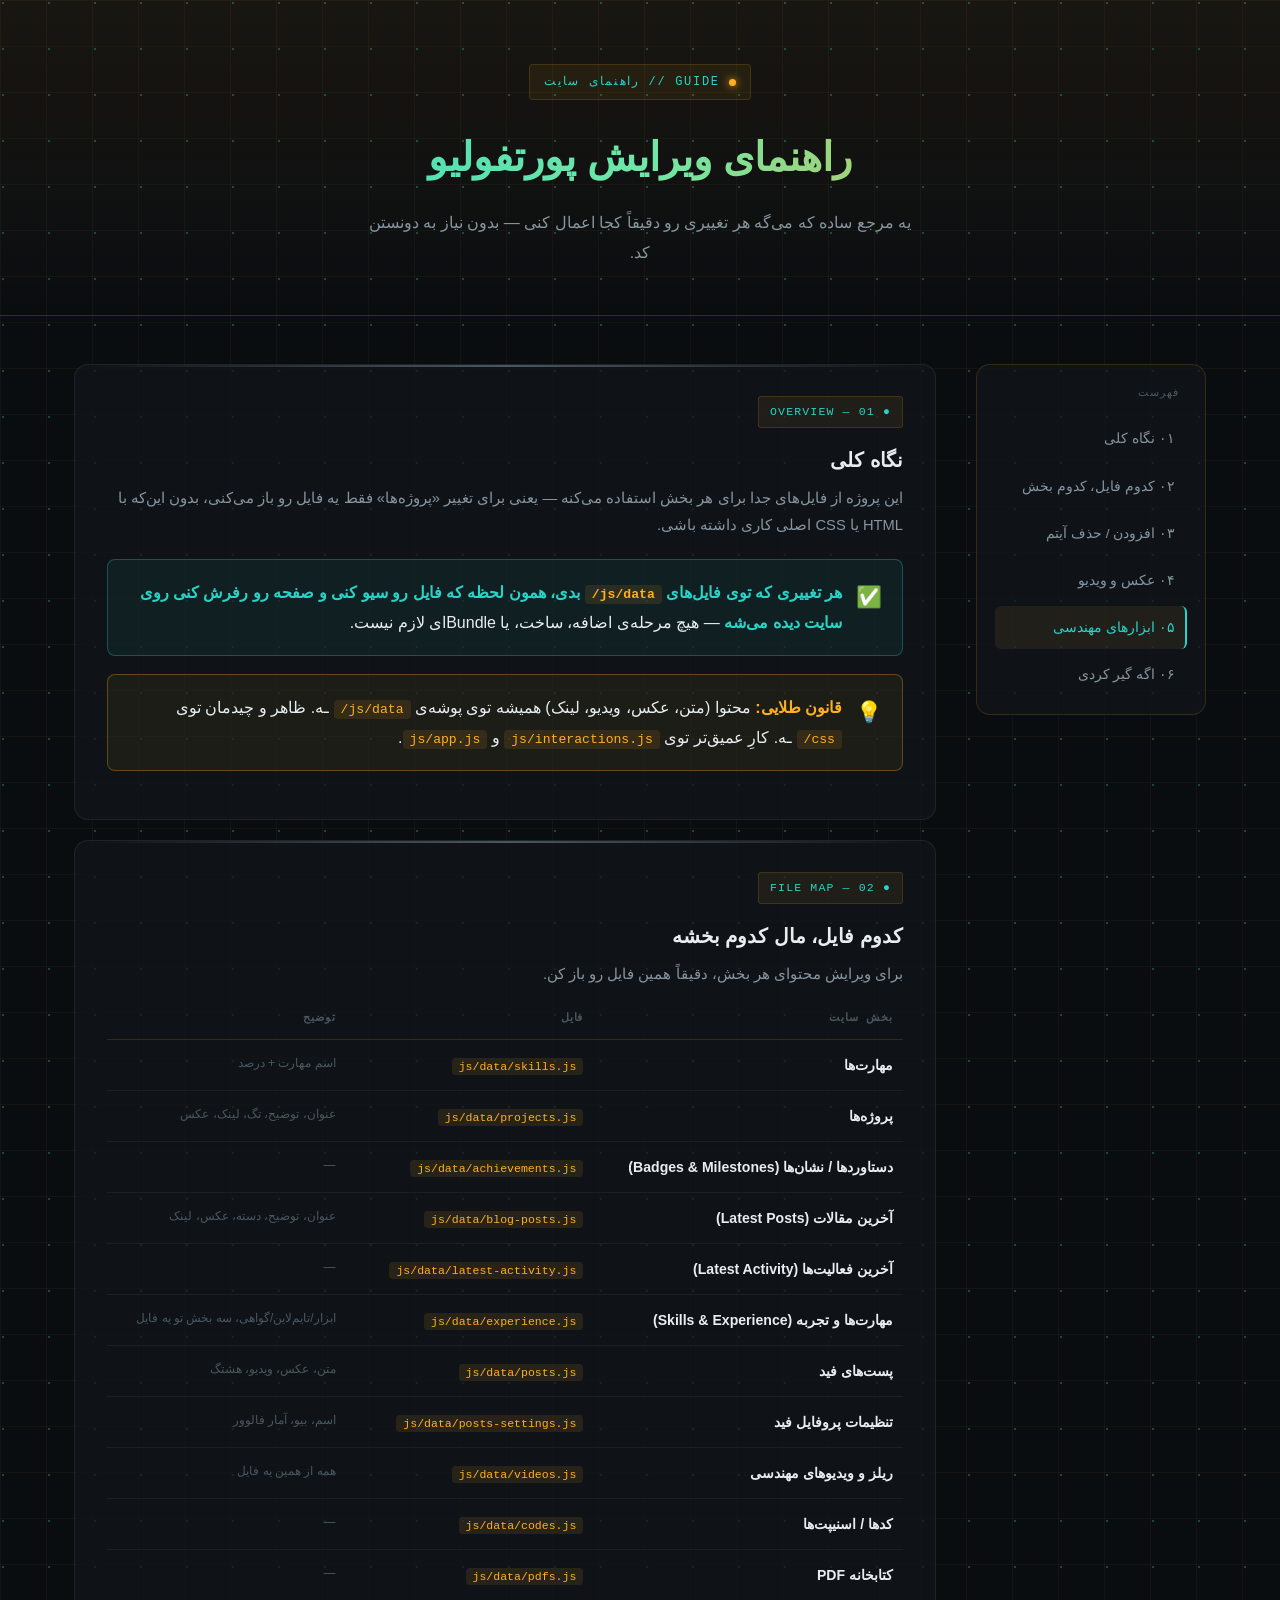
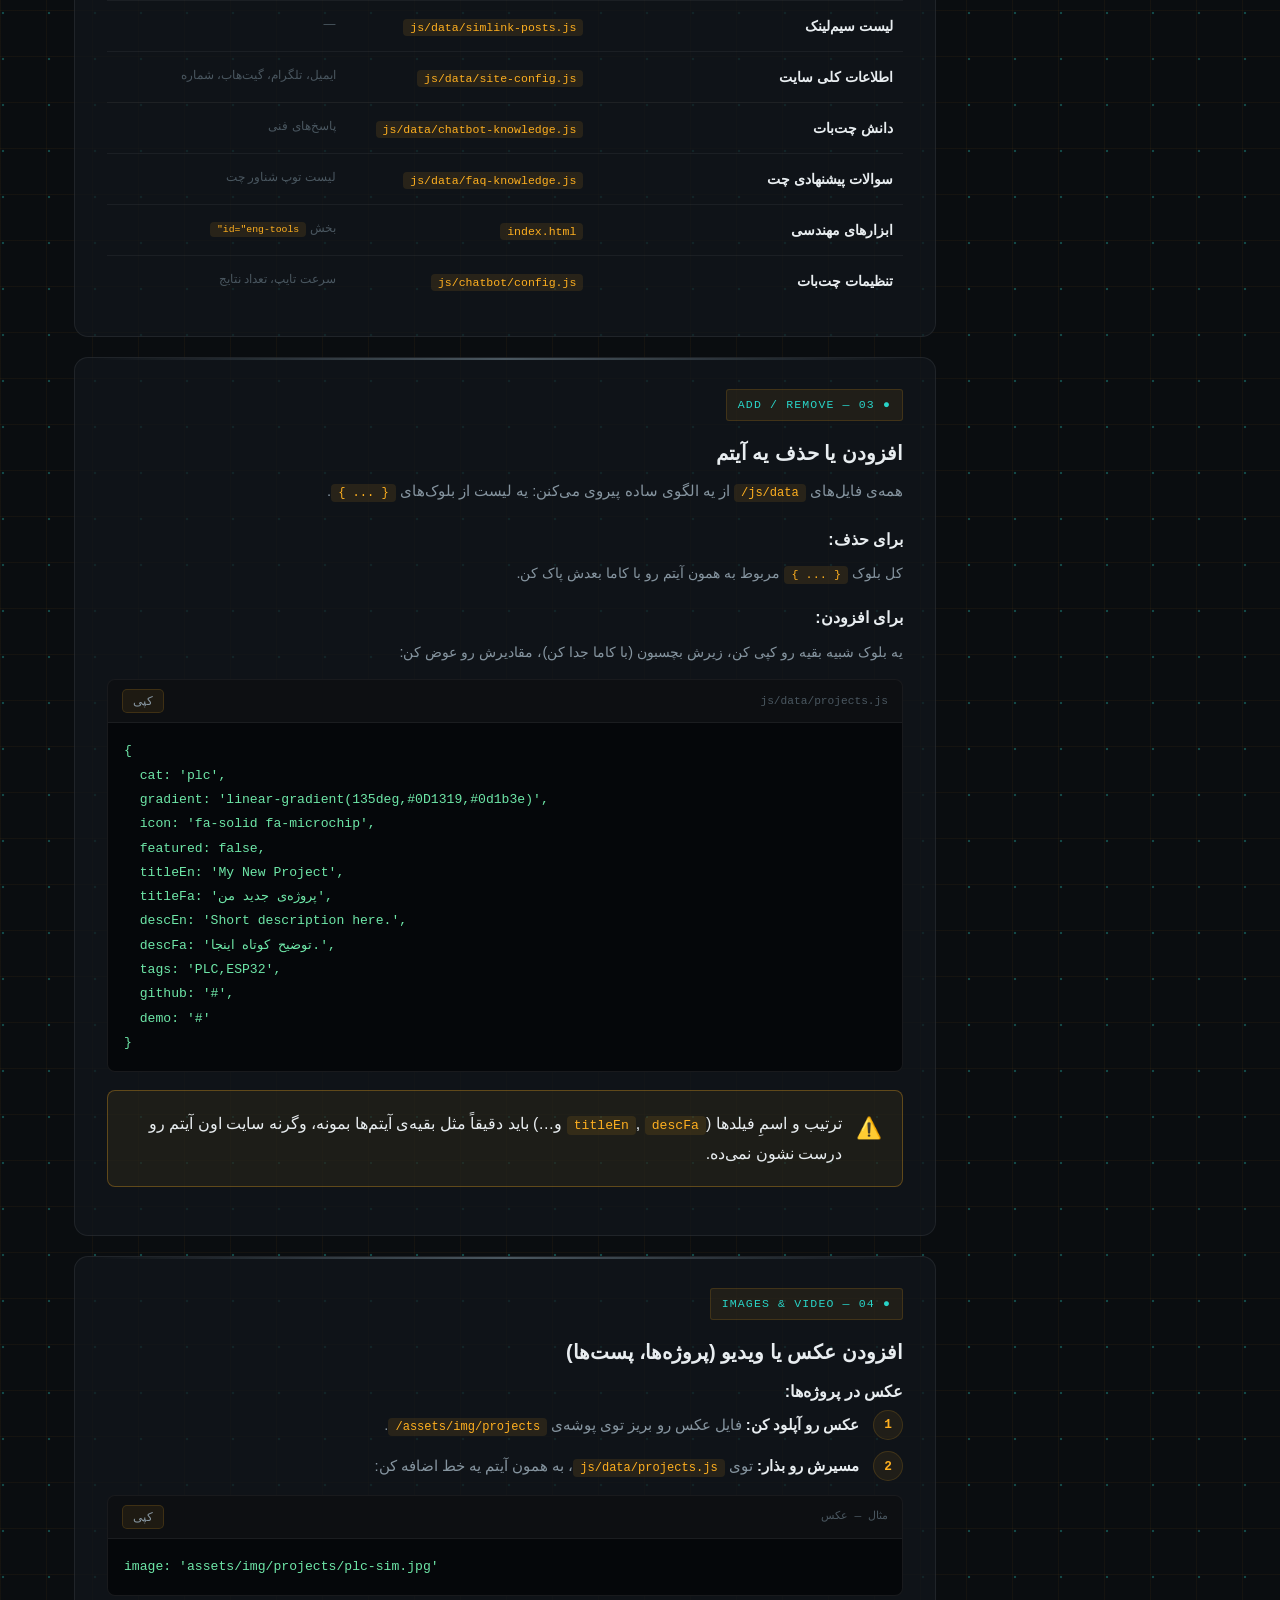
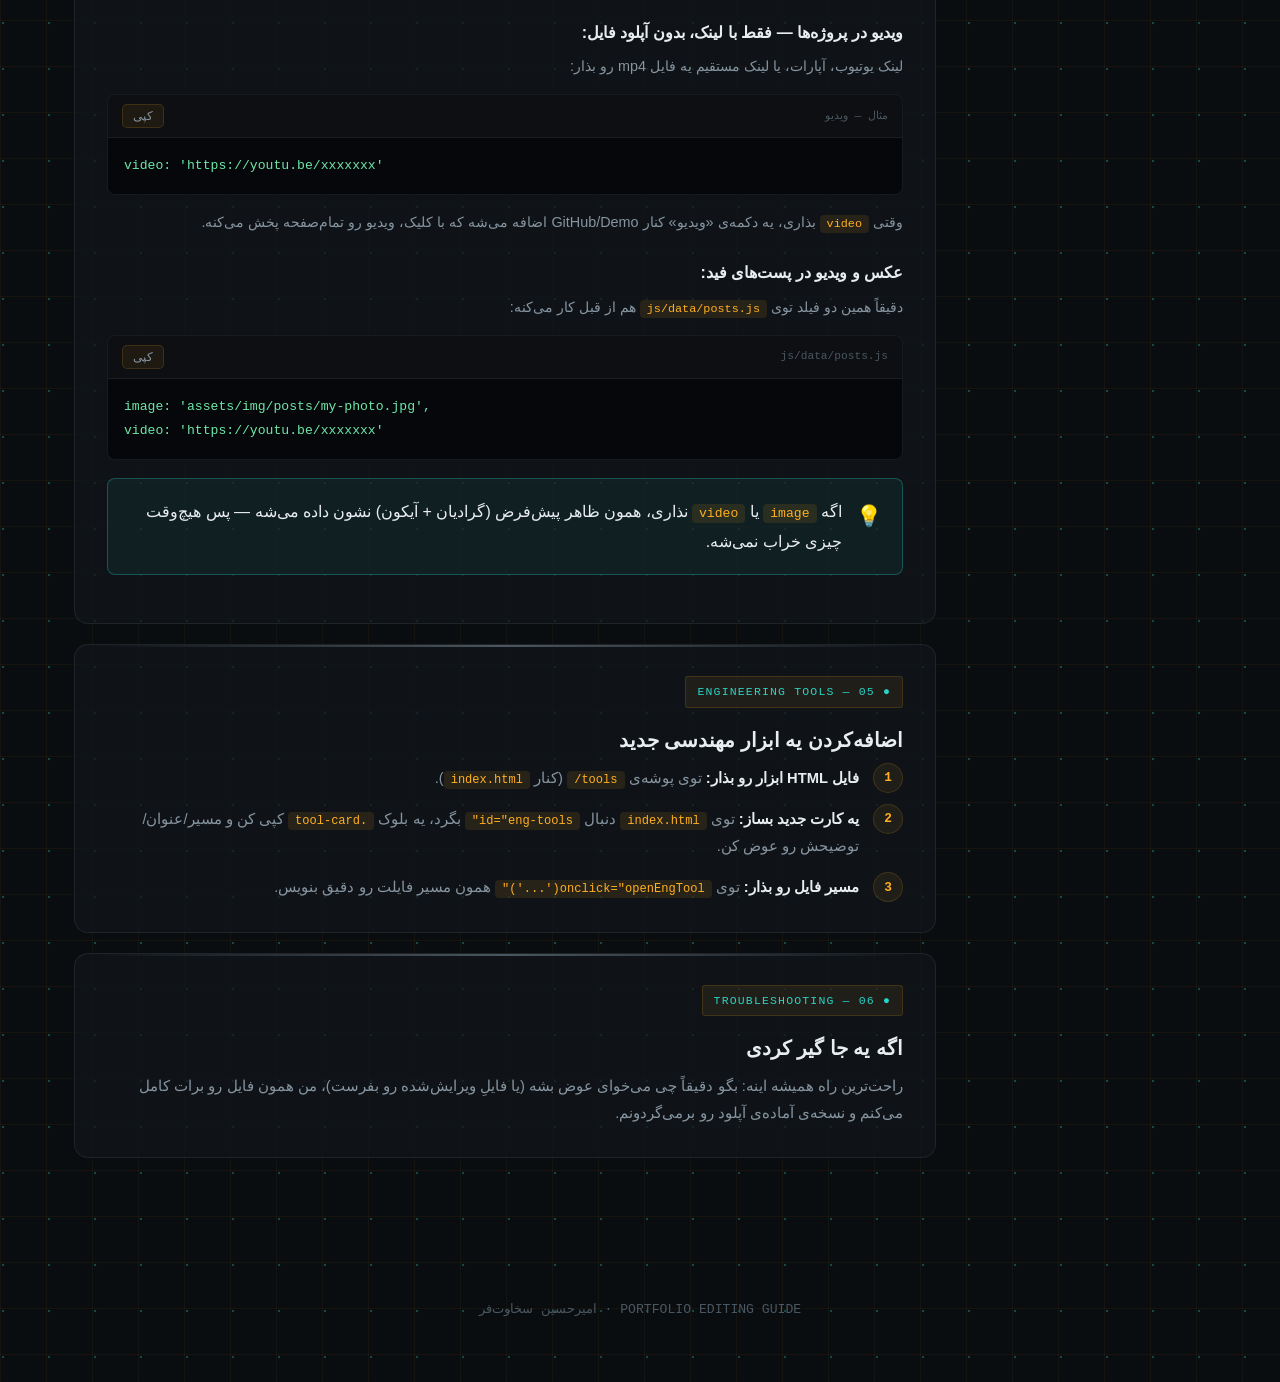
<file: editing-guide.html>
<!DOCTYPE html>
<html lang="fa" dir="rtl">
<head>
<meta charset="UTF-8">
<meta name="viewport" content="width=device-width, initial-scale=1.0">
<title>راهنمای ویرایش سایت — امیرحسین سخاوت‌فر</title>
<style>
  :root{
    --bg:#0A0D10; --bg2:#12171C; --bg3:#0D1114;
    --ac:#FFB020; --ac2:#29D3C7; --ac3:#6EE7A8; --fault:#FF5D5D;
    --glow:rgba(255,176,32,.32); --glow2:rgba(41,211,199,.16);
    --tx:#E8EDF0; --tx2:#8695A0; --tx3:#4A5760;
    --bdr:rgba(255,176,32,.15); --glass:rgba(18,23,28,.72); --glass2:rgba(255,176,32,.07);
    --r:8px; --r2:14px;
    --mo:'Consolas','JetBrains Mono',monospace;
    --fa:Tahoma,'Segoe UI',Vazirmatn,sans-serif;
  }
  *{margin:0;padding:0;box-sizing:border-box}
  html{scroll-behavior:smooth}
  body{
    background:
      radial-gradient(circle at 3px 3px, rgba(41,211,199,.3) 1px, transparent 1.6px) 0 0/46px 46px,
      linear-gradient(rgba(255,176,32,.045) 1px, transparent 1px) 0 0/46px 46px,
      linear-gradient(90deg, rgba(255,176,32,.045) 1px, transparent 1px) 0 0/46px 46px,
      var(--bg);
    color:var(--tx); font-family:var(--fa); line-height:1.85; min-height:100vh;
  }
  a{color:var(--ac2)}
  ::selection{background:var(--ac);color:#10151A}

  /* ── هدر ── */
  header{
    padding:64px 24px 48px; text-align:center;
    border-bottom:1px solid var(--bdr);
    background:linear-gradient(180deg, rgba(255,176,32,.06), transparent);
  }
  .eyebrow{
    display:inline-flex; align-items:center; gap:9px;
    padding:6px 14px; border:1px solid var(--bdr); border-radius:4px;
    background:var(--glass2); color:var(--ac2); font-family:var(--mo);
    font-size:.75rem; letter-spacing:.14em; margin-bottom:20px;
  }
  .eyebrow::before{
    content:''; width:7px; height:7px; border-radius:50%; background:var(--ac);
    box-shadow:0 0 8px var(--ac); animation:blink 2.2s ease-in-out infinite;
  }
  @keyframes blink{0%,100%{opacity:1}50%{opacity:.3}}
  h1{
    font-size:clamp(1.7rem,4vw,2.5rem); font-weight:800; margin-bottom:14px;
    background:linear-gradient(90deg,var(--ac2),var(--ac3),var(--ac));
    -webkit-background-clip:text; background-clip:text; -webkit-text-fill-color:transparent;
  }
  header p{color:var(--tx2); max-width:560px; margin:0 auto; font-size:1rem}

  /* ── چیدمان کلی ── */
  .wrap{display:flex; max-width:1180px; margin:0 auto; gap:40px; padding:48px 24px 100px; align-items:flex-start}
  nav.toc{
    position:sticky; top:24px; flex-shrink:0; width:230px;
    background:var(--glass); border:1px solid var(--bdr); border-radius:var(--r2);
    padding:18px; display:flex; flex-direction:column; gap:4px;
  }
  nav.toc .toc-label{font-family:var(--mo); font-size:.68rem; color:var(--tx3); letter-spacing:.1em; margin-bottom:10px; padding:0 8px}
  nav.toc a{
    display:block; padding:9px 10px; border-radius:6px; color:var(--tx2);
    text-decoration:none; font-size:.85rem; transition:.2s; border-inline-start:2px solid transparent;
  }
  nav.toc a:hover{background:var(--glass2); color:var(--tx)}
  nav.toc a.active{color:var(--ac2); border-inline-start-color:var(--ac2); background:var(--glass2)}

  main{flex:1; min-width:0; display:flex; flex-direction:column; gap:20px}

  section{
    background:var(--glass); border:1px solid rgba(255,255,255,.07); border-radius:var(--r2);
    padding:30px 32px; position:relative; scroll-margin-top:24px;
  }
  section::before{
    content:''; position:absolute; top:0; left:20px; right:20px; height:2px;
    background:linear-gradient(90deg,transparent,var(--tx3),transparent);
  }
  section:hover::before{background:linear-gradient(90deg,transparent,var(--ac2),transparent)}

  .sec-tag{
    display:inline-flex; align-items:center; gap:8px; font-family:var(--mo); font-size:.72rem;
    color:var(--ac2); border:1px solid var(--bdr); background:var(--glass2);
    padding:4px 11px; border-radius:3px; letter-spacing:.1em; margin-bottom:14px;
  }
  section h2{font-size:1.25rem; font-weight:700; margin-bottom:6px}
  section > p.desc{color:var(--tx2); font-size:.92rem; margin-bottom:20px}

  /* ── جدول نقشه‌ی فایل‌ها ── */
  table{width:100%; border-collapse:collapse; font-size:.88rem}
  th{
    text-align:right; font-family:var(--mo); font-size:.7rem; color:var(--tx3);
    letter-spacing:.08em; padding:0 10px 10px; border-bottom:1px solid var(--bdr);
  }
  td{padding:12px 10px; border-bottom:1px solid rgba(255,255,255,.05); vertical-align:top}
  tr:last-child td{border-bottom:none}
  tr:hover td{background:rgba(255,255,255,.02)}
  .section-name{font-weight:600; color:var(--tx)}
  code, .path{
    font-family:var(--mo); font-size:.82em; background:rgba(255,176,32,.1);
    color:var(--ac); padding:2px 7px; border-radius:4px; white-space:nowrap;
  }
  .note{color:var(--tx3); font-size:.85em}

  /* ── بلوک کد ── */
  .code-block{
    position:relative; background:#05070a; border:1px solid rgba(255,255,255,.08);
    border-radius:var(--r); margin:14px 0; overflow:hidden;
  }
  .code-block .cb-head{
    display:flex; justify-content:space-between; align-items:center;
    padding:9px 14px; background:rgba(255,255,255,.03); border-bottom:1px solid rgba(255,255,255,.06);
    font-family:var(--mo); font-size:.7rem; color:var(--tx3);
  }
  .code-block pre{
    padding:16px; overflow-x:auto; font-family:var(--mo); font-size:.82rem; color:var(--ac3); direction:ltr; text-align:left;
  }
  .copy-btn{
    background:var(--glass2); border:1px solid var(--bdr); color:var(--tx2);
    font-family:var(--fa); font-size:.72rem; padding:4px 10px; border-radius:5px;
    cursor:pointer; transition:.2s;
  }
  .copy-btn:hover{border-color:var(--ac2); color:var(--ac2)}
  .copy-btn.copied{border-color:var(--ac3); color:var(--ac3)}

  /* ── جعبه‌ی هشدار ── */
  .callout{
    display:flex; gap:14px; padding:18px 20px; border-radius:var(--r); margin:18px 0;
    border:1px solid rgba(255,176,32,.3); background:rgba(255,176,32,.06);
  }
  .callout .ic{font-size:1.3rem; flex-shrink:0}
  .callout.tip{border-color:rgba(41,211,199,.3); background:rgba(41,211,199,.06)}
  .callout b{color:var(--ac)}
  .callout.tip b{color:var(--ac2)}

  /* ── مراحل گام‌به‌گام ── */
  ol.steps{list-style:none; counter-reset:step; display:flex; flex-direction:column; gap:14px}
  ol.steps li{
    counter-increment:step; position:relative; padding-inline-start:44px; font-size:.92rem; color:var(--tx2);
  }
  ol.steps li::before{
    content:counter(step); position:absolute; inset-inline-start:0; top:-2px;
    width:28px; height:28px; border-radius:50%; background:var(--glass2); border:1px solid var(--bdr);
    color:var(--ac); font-family:var(--mo); font-weight:700; font-size:.8rem;
    display:flex; align-items:center; justify-content:center;
  }
  ol.steps b{color:var(--tx)}

  footer{text-align:center; padding:40px 24px 60px; color:var(--tx3); font-size:.82rem; font-family:var(--mo)}

  @media (max-width:860px){
    .wrap{flex-direction:column}
    nav.toc{position:static; width:100%; flex-direction:row; overflow-x:auto; white-space:nowrap}
    nav.toc a{border-inline-start:none; border-bottom:2px solid transparent}
    nav.toc a.active{border-bottom-color:var(--ac2)}
    table, thead, tbody, th, td, tr{display:block}
    th{display:none}
    td{border-bottom:none; padding:4px 10px}
    tr{border-bottom:1px solid rgba(255,255,255,.08); padding:12px 0; display:block}
    tr td:first-child{font-weight:700; color:var(--ac2)}
  }
  a:focus-visible, button:focus-visible{outline:2px solid var(--ac2); outline-offset:2px}
</style>
</head>
<body>

<header>
  <div class="eyebrow">GUIDE // راهنمای سایت</div>
  <h1>راهنمای ویرایش پورتفولیو</h1>
  <p>یه مرجع ساده که می‌گه هر تغییری رو دقیقاً کجا اعمال کنی — بدون نیاز به دونستن کد.</p>
</header>

<div class="wrap">

  <nav class="toc" id="toc">
    <div class="toc-label">فهرست</div>
    <a href="#overview">۰۱ نگاه کلی</a>
    <a href="#filemap">۰۲ کدوم فایل، کدوم بخش</a>
    <a href="#addremove">۰۳ افزودن / حذف آیتم</a>
    <a href="#images">۰۴ عکس و ویدیو</a>
    <a href="#tools">۰۵ ابزارهای مهندسی</a>
    <a href="#help">۰۶ اگه گیر کردی</a>
  </nav>

  <main>

    <section id="overview">
      <div class="sec-tag">● 01 — OVERVIEW</div>
      <h2>نگاه کلی</h2>
      <p class="desc">این پروژه از فایل‌های جدا برای هر بخش استفاده می‌کنه — یعنی برای تغییر «پروژه‌ها» فقط
      یه فایل رو باز می‌کنی، بدون این‌که با HTML یا CSS اصلی کاری داشته باشی.</p>
      <div class="callout tip">
        <div class="ic">✅</div>
        <div><b>هر تغییری که توی فایل‌های <span class="path">js/data/</span> بدی، همون لحظه که فایل رو
        سیو کنی و صفحه رو رفرش کنی روی سایت دیده می‌شه</b> — هیچ مرحله‌ی اضافه، ساخت، یا Bundle‌ای لازم نیست.</div>
      </div>
      <div class="callout">
        <div class="ic">💡</div>
        <div><b>قانون طلایی:</b> محتوا (متن، عکس، ویدیو، لینک) همیشه توی پوشه‌ی <span class="path">js/data/</span> ـه.
        ظاهر و چیدمان توی <span class="path">css/</span> ـه. کارِ عمیق‌تر توی <span class="path">js/interactions.js</span> و <span class="path">js/app.js</span>.</div>
      </div>
    </section>

    <section id="filemap">
      <div class="sec-tag">● 02 — FILE MAP</div>
      <h2>کدوم فایل، مال کدوم بخشه</h2>
      <p class="desc">برای ویرایش محتوای هر بخش، دقیقاً همین فایل رو باز کن.</p>
      <table>
        <thead><tr><th>بخش سایت</th><th>فایل</th><th>توضیح</th></tr></thead>
        <tbody>
          <tr><td class="section-name">مهارت‌ها</td><td><span class="path">js/data/skills.js</span></td><td class="note">اسم مهارت + درصد</td></tr>
          <tr><td class="section-name">پروژه‌ها</td><td><span class="path">js/data/projects.js</span></td><td class="note">عنوان، توضیح، تگ، لینک، عکس</td></tr>
          <tr><td class="section-name">دستاوردها / نشان‌ها (Badges & Milestones)</td><td><span class="path">js/data/achievements.js</span></td><td class="note">—</td></tr>
          <tr><td class="section-name">آخرین مقالات (Latest Posts)</td><td><span class="path">js/data/blog-posts.js</span></td><td class="note">عنوان، توضیح، دسته، عکس، لینک</td></tr>
          <tr><td class="section-name">آخرین فعالیت‌ها (Latest Activity)</td><td><span class="path">js/data/latest-activity.js</span></td><td class="note">—</td></tr>
          <tr><td class="section-name">مهارت‌ها و تجربه (Skills & Experience)</td><td><span class="path">js/data/experience.js</span></td><td class="note">ابزار/تایم‌لاین/گواهی، سه بخش تو یه فایل</td></tr>
          <tr><td class="section-name">پست‌های فید</td><td><span class="path">js/data/posts.js</span></td><td class="note">متن، عکس، ویدیو، هشتگ</td></tr>
          <tr><td class="section-name">تنظیمات پروفایل فید</td><td><span class="path">js/data/posts-settings.js</span></td><td class="note">اسم، بیو، آمار فالوور</td></tr>
          <tr><td class="section-name">ریلز و ویدیوهای مهندسی</td><td><span class="path">js/data/videos.js</span></td><td class="note">همه از همین یه فایل</td></tr>
          <tr><td class="section-name">کدها / اسنیپت‌ها</td><td><span class="path">js/data/codes.js</span></td><td class="note">—</td></tr>
          <tr><td class="section-name">کتابخانه PDF</td><td><span class="path">js/data/pdfs.js</span></td><td class="note">—</td></tr>
          <tr><td class="section-name">لیست سیم‌لینک</td><td><span class="path">js/data/simlink-posts.js</span></td><td class="note">—</td></tr>
          <tr><td class="section-name">اطلاعات کلی سایت</td><td><span class="path">js/data/site-config.js</span></td><td class="note">ایمیل، تلگرام، گیت‌هاب، شماره</td></tr>
          <tr><td class="section-name">دانش چت‌بات</td><td><span class="path">js/data/chatbot-knowledge.js</span></td><td class="note">پاسخ‌های فنی</td></tr>
          <tr><td class="section-name">سوالات پیشنهادی چت</td><td><span class="path">js/data/faq-knowledge.js</span></td><td class="note">لیست توپ شناور چت</td></tr>
          <tr><td class="section-name">ابزارهای مهندسی</td><td><span class="path">index.html</span></td><td class="note">بخش <span class="path">id="eng-tools"</span></td></tr>
          <tr><td class="section-name">تنظیمات چت‌بات</td><td><span class="path">js/chatbot/config.js</span></td><td class="note">سرعت تایپ، تعداد نتایج</td></tr>
        </tbody>
      </table>
    </section>

    <section id="addremove">
      <div class="sec-tag">● 03 — ADD / REMOVE</div>
      <h2>افزودن یا حذف یه آیتم</h2>
      <p class="desc">همه‌ی فایل‌های <span class="path">js/data/</span> از یه الگوی ساده پیروی می‌کنن: یه لیست از بلوک‌های <code>{ ... }</code>.</p>

      <b style="display:block;margin-bottom:6px;color:var(--tx)">برای حذف:</b>
      <p style="color:var(--tx2);font-size:.9rem;margin-bottom:16px">کل بلوک <code>{ ... }</code> مربوط به همون آیتم رو با کاما بعدش پاک کن.</p>

      <b style="display:block;margin-bottom:6px;color:var(--tx)">برای افزودن:</b>
      <p style="color:var(--tx2);font-size:.9rem;margin-bottom:4px">یه بلوک شبیه بقیه رو کپی کن، زیرش بچسبون (با کاما جدا کن)، مقادیرش رو عوض کن:</p>
      <div class="code-block">
        <div class="cb-head"><span>js/data/projects.js</span><button class="copy-btn" onclick="copyCode(this)">کپی</button></div>
        <pre>{
  cat: 'plc',
  gradient: 'linear-gradient(135deg,#0D1319,#0d1b3e)',
  icon: 'fa-solid fa-microchip',
  featured: false,
  titleEn: 'My New Project',
  titleFa: 'پروژه‌ی جدید من',
  descEn: 'Short description here.',
  descFa: 'توضیح کوتاه اینجا.',
  tags: 'PLC,ESP32',
  github: '#',
  demo: '#'
}</pre>
      </div>
      <div class="callout">
        <div class="ic">⚠️</div>
        <div>ترتیب و اسمِ فیلدها (<code>titleEn</code>, <code>descFa</code> و…) باید دقیقاً مثل بقیه‌ی آیتم‌ها بمونه، وگرنه سایت اون آیتم رو درست نشون نمی‌ده.</div>
      </div>
    </section>

    <section id="images">
      <div class="sec-tag">● 04 — IMAGES &amp; VIDEO</div>
      <h2>افزودن عکس یا ویدیو (پروژه‌ها، پست‌ها)</h2>

      <b style="display:block;margin-bottom:6px;color:var(--tx)">عکس در پروژه‌ها:</b>
      <ol class="steps">
        <li><b>عکس رو آپلود کن:</b> فایل عکس رو بریز توی پوشه‌ی <span class="path">assets/img/projects/</span>.</li>
        <li><b>مسیرش رو بذار:</b> توی <span class="path">js/data/projects.js</span>، به همون آیتم یه خط اضافه کن:</li>
      </ol>
      <div class="code-block">
        <div class="cb-head"><span>مثال — عکس</span><button class="copy-btn" onclick="copyCode(this)">کپی</button></div>
        <pre>image: 'assets/img/projects/plc-sim.jpg'</pre>
      </div>

      <b style="display:block;margin:22px 0 6px;color:var(--tx)">ویدیو در پروژه‌ها — فقط با لینک، بدون آپلود فایل:</b>
      <p style="color:var(--tx2);font-size:.9rem;margin-bottom:10px">لینک یوتیوب، آپارات، یا لینک مستقیم یه فایل mp4 رو بذار:</p>
      <div class="code-block">
        <div class="cb-head"><span>مثال — ویدیو</span><button class="copy-btn" onclick="copyCode(this)">کپی</button></div>
        <pre>video: 'https://youtu.be/xxxxxxx'</pre>
      </div>
      <p style="color:var(--tx2);font-size:.9rem">وقتی <code>video</code> بذاری، یه دکمه‌ی «ویدیو» کنار GitHub/Demo اضافه می‌شه که با کلیک، ویدیو رو تمام‌صفحه پخش می‌کنه.</p>

      <b style="display:block;margin:22px 0 6px;color:var(--tx)">عکس و ویدیو در پست‌های فید:</b>
      <p style="color:var(--tx2);font-size:.9rem;margin-bottom:10px">دقیقاً همین دو فیلد توی <span class="path">js/data/posts.js</span> هم از قبل کار می‌کنه:</p>
      <div class="code-block">
        <div class="cb-head"><span>js/data/posts.js</span><button class="copy-btn" onclick="copyCode(this)">کپی</button></div>
        <pre>image: 'assets/img/posts/my-photo.jpg',
video: 'https://youtu.be/xxxxxxx'</pre>
      </div>

      <div class="callout tip">
        <div class="ic">💡</div>
        <div>اگه <code>image</code> یا <code>video</code> نذاری، همون ظاهر پیش‌فرض (گرادیان + آیکون) نشون داده می‌شه — پس هیچ‌وقت چیزی خراب نمی‌شه.</div>
      </div>
    </section>

    <section id="tools">
      <div class="sec-tag">● 05 — ENGINEERING TOOLS</div>
      <h2>اضافه‌کردن یه ابزار مهندسی جدید</h2>
      <ol class="steps">
        <li><b>فایل HTML ابزار رو بذار:</b> توی پوشه‌ی <span class="path">tools/</span> (کنار <span class="path">index.html</span>).</li>
        <li><b>یه کارت جدید بساز:</b> توی <span class="path">index.html</span> دنبال <span class="path">id="eng-tools"</span> بگرد، یه بلوک <span class="path">.tool-card</span> کپی کن و مسیر/عنوان/توضیحش رو عوض کن.</li>
        <li><b>مسیر فایل رو بذار:</b> توی <span class="path">onclick="openEngTool('...')"</span> همون مسیر فایلت رو دقیق بنویس.</li>
      </ol>
    </section>

    <section id="help">
      <div class="sec-tag">● 06 — TROUBLESHOOTING</div>
      <h2>اگه یه جا گیر کردی</h2>
      <p class="desc" style="margin-bottom:0">راحت‌ترین راه همیشه اینه: بگو دقیقاً چی می‌خوای عوض بشه (یا فایلِ ویرایش‌شده رو بفرست)، من همون فایل رو برات کامل می‌کنم و نسخه‌ی آماده‌ی آپلود رو برمی‌گردونم.</p>
    </section>

  </main>
</div>

<footer>PORTFOLIO EDITING GUIDE · امیرحسین سخاوت‌فر</footer>

<script>
  // کپی کردن بلوک‌های کد با یه کلیک — با یه راه جایگزین برای مرورگرهایی
  // که اجازه‌ی دسترسی مستقیم به کلیپ‌بورد رو نمی‌دن (مثلاً باز کردن فایل به‌صورت محلی)
  function copyCode(btn){
    const pre = btn.closest('.code-block').querySelector('pre');
    const text = pre.textContent.trim();

    function showCopied(){
      const orig = btn.textContent;
      btn.textContent = 'کپی شد ✓';
      btn.classList.add('copied');
      setTimeout(()=>{ btn.textContent = orig; btn.classList.remove('copied'); }, 1600);
    }

    function fallbackCopy(){
      const ta = document.createElement('textarea');
      ta.value = text;
      ta.style.position = 'fixed';
      ta.style.opacity = '0';
      document.body.appendChild(ta);
      ta.focus();
      ta.select();
      try { document.execCommand('copy'); showCopied(); }
      catch (e) { /* حتی اگه این هم نشد، حداقل خطایی توی کنسول نمی‌ندازیم */ }
      document.body.removeChild(ta);
    }

    if (navigator.clipboard && navigator.clipboard.writeText) {
      navigator.clipboard.writeText(text).then(showCopied).catch(fallbackCopy);
    } else {
      fallbackCopy();
    }
  }

  // هایلایت‌کردن آیتم فعال توی فهرست، بر اساس بخشی که در دیدرسه
  const sections = document.querySelectorAll('main section');
  const links = document.querySelectorAll('nav.toc a');
  const map = {};
  links.forEach(l => map[l.getAttribute('href').slice(1)] = l);

  const io = new IntersectionObserver((entries) => {
    entries.forEach(e => {
      const link = map[e.target.id];
      if (!link) return;
      if (e.isIntersecting) {
        links.forEach(l => l.classList.remove('active'));
        link.classList.add('active');
      }
    });
  }, { rootMargin: '-20% 0px -70% 0px' });

  sections.forEach(s => io.observe(s));
</script>

</body>
</html>
</file>
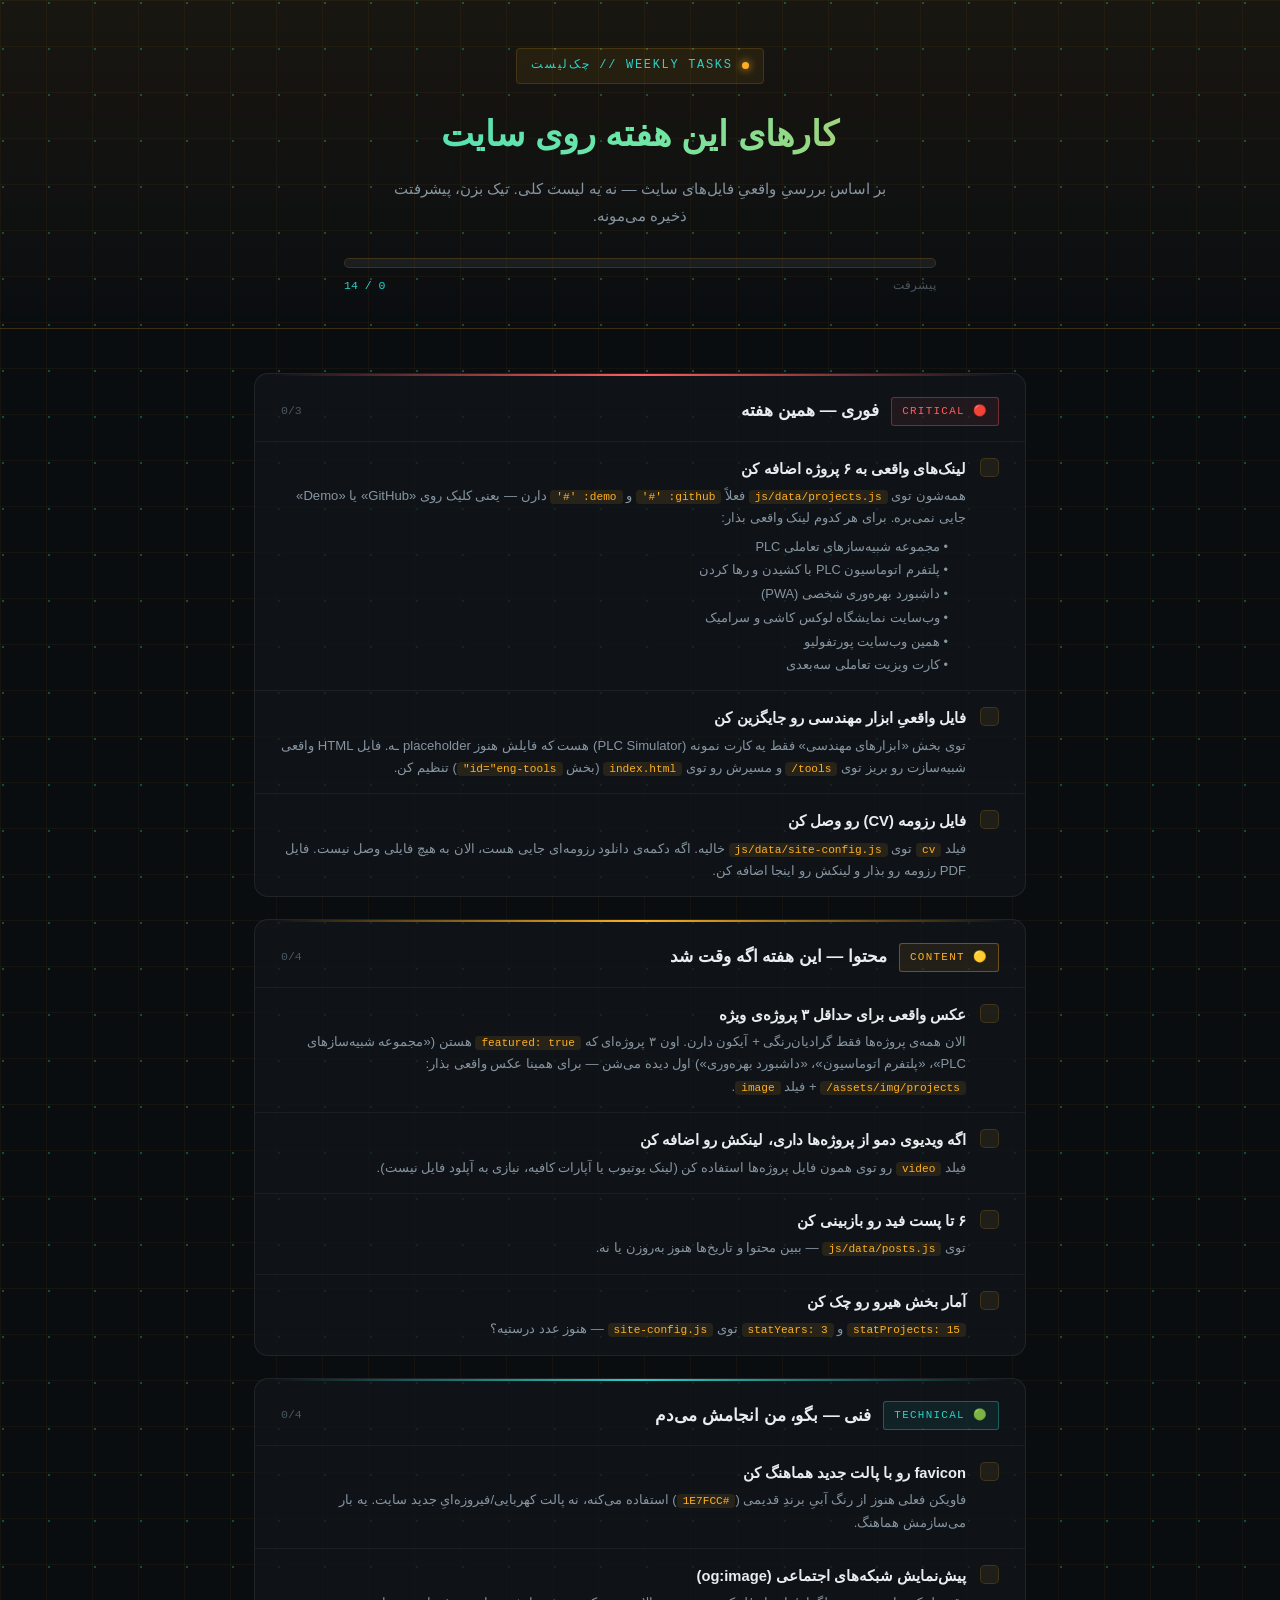
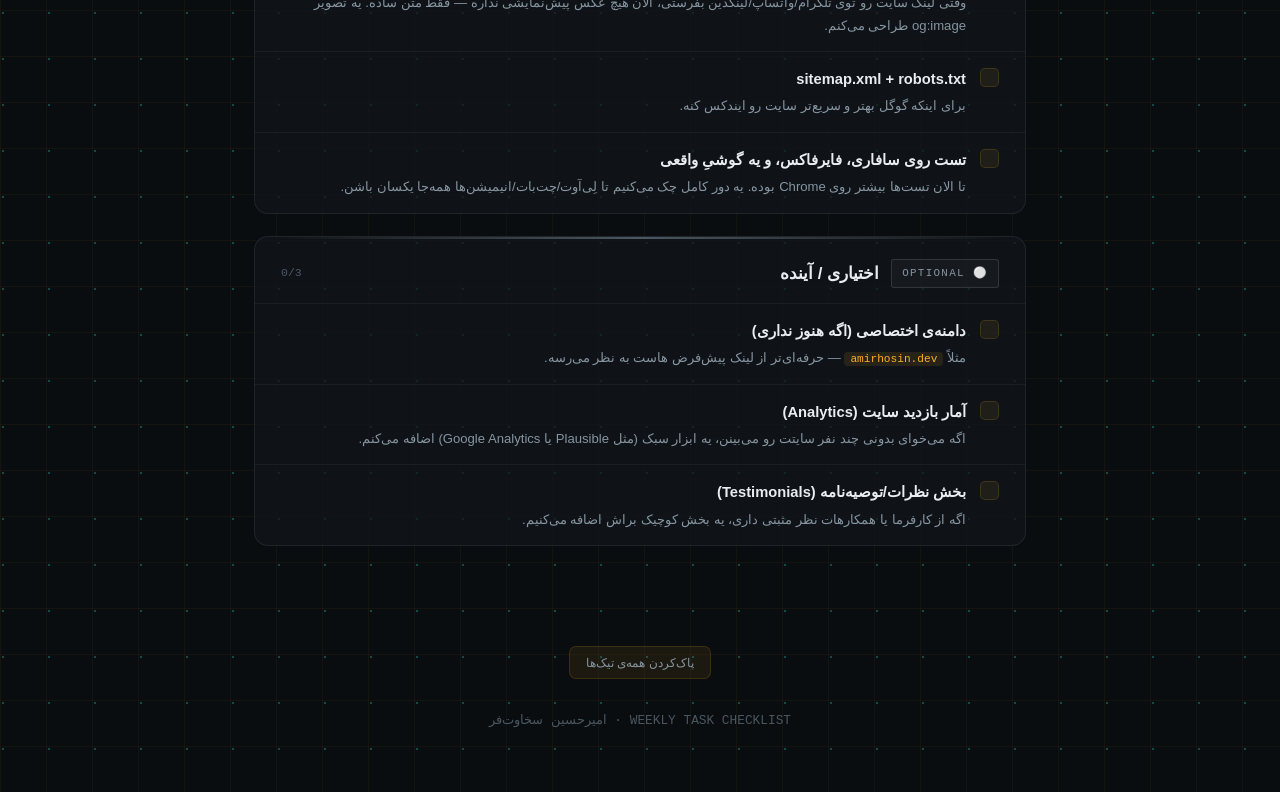
<file: tasks-checklist.html>
<!DOCTYPE html>
<html lang="fa" dir="rtl">
<head>
<meta charset="UTF-8">
<meta name="viewport" content="width=device-width, initial-scale=1.0">
<title>چک‌لیست کارهای این هفته — پورتفولیو</title>
<style>
  :root{
    --bg:#0A0D10; --bg2:#12171C;
    --ac:#FFB020; --ac2:#29D3C7; --ac3:#6EE7A8; --fault:#FF5D5D;
    --glow:rgba(255,176,32,.32); --glow2:rgba(41,211,199,.16);
    --tx:#E8EDF0; --tx2:#8695A0; --tx3:#4A5760;
    --bdr:rgba(255,176,32,.15); --glass:rgba(18,23,28,.72); --glass2:rgba(255,176,32,.07);
    --r:8px; --r2:14px;
    --mo:'Consolas','JetBrains Mono',monospace;
    --fa:Tahoma,'Segoe UI',Vazirmatn,sans-serif;
  }
  *{margin:0;padding:0;box-sizing:border-box}
  body{
    background:
      radial-gradient(circle at 3px 3px, rgba(41,211,199,.3) 1px, transparent 1.6px) 0 0/46px 46px,
      linear-gradient(rgba(255,176,32,.045) 1px, transparent 1px) 0 0/46px 46px,
      linear-gradient(90deg, rgba(255,176,32,.045) 1px, transparent 1px) 0 0/46px 46px,
      var(--bg);
    color:var(--tx); font-family:var(--fa); line-height:1.8; min-height:100vh;
  }
  ::selection{background:var(--ac);color:#10151A}

  header{
    padding:48px 24px 32px; text-align:center;
    border-bottom:1px solid var(--bdr);
    background:linear-gradient(180deg, rgba(255,176,32,.06), transparent);
  }
  .eyebrow{
    display:inline-flex; align-items:center; gap:9px;
    padding:6px 14px; border:1px solid var(--bdr); border-radius:4px;
    background:var(--glass2); color:var(--ac2); font-family:var(--mo);
    font-size:.75rem; letter-spacing:.14em; margin-bottom:18px;
  }
  .eyebrow::before{
    content:''; width:7px; height:7px; border-radius:50%; background:var(--ac);
    box-shadow:0 0 8px var(--ac); animation:blink 2.2s ease-in-out infinite;
  }
  @keyframes blink{0%,100%{opacity:1}50%{opacity:.3}}
  h1{
    font-size:clamp(1.5rem,4vw,2.2rem); font-weight:800; margin-bottom:10px;
    background:linear-gradient(90deg,var(--ac2),var(--ac3),var(--ac));
    -webkit-background-clip:text; background-clip:text; -webkit-text-fill-color:transparent;
  }
  header p{color:var(--tx2); max-width:520px; margin:0 auto; font-size:.95rem}

  /* نوار پیشرفت */
  .progress-wrap{max-width:640px; margin:28px auto 0; padding:0 24px}
  .progress-bar{
    height:10px; border-radius:99px; background:rgba(255,255,255,.06);
    border:1px solid var(--bdr); overflow:hidden; position:relative;
  }
  .progress-fill{
    height:100%; width:0%; border-radius:99px;
    background:linear-gradient(90deg,var(--ac),var(--ac2));
    transition:width .4s cubic-bezier(.4,0,.2,1);
  }
  .progress-label{
    display:flex; justify-content:space-between; margin-top:8px;
    font-family:var(--mo); font-size:.72rem; color:var(--tx3);
  }
  #progress-count{color:var(--ac2)}

  main{max-width:820px; margin:0 auto; padding:44px 24px 100px; display:flex; flex-direction:column; gap:22px}

  .group{
    background:var(--glass); border:1px solid rgba(255,255,255,.07); border-radius:var(--r2);
    overflow:hidden; position:relative;
  }
  .group::before{
    content:''; position:absolute; top:0; left:20px; right:20px; height:2px;
    background:linear-gradient(90deg,transparent,var(--tx3),transparent);
  }
  .group.crit::before{background:linear-gradient(90deg,transparent,var(--fault),transparent)}
  .group.content::before{background:linear-gradient(90deg,transparent,var(--ac),transparent)}
  .group.tech::before{background:linear-gradient(90deg,transparent,var(--ac2),transparent)}
  .group.opt::before{background:linear-gradient(90deg,transparent,var(--tx3),transparent)}

  .group-head{padding:22px 26px 14px; display:flex; align-items:center; gap:12px}
  .group-tag{
    font-family:var(--mo); font-size:.68rem; letter-spacing:.12em; padding:4px 10px;
    border-radius:3px; border:1px solid; flex-shrink:0;
  }
  .group.crit .group-tag{color:var(--fault); border-color:rgba(255,93,93,.35); background:rgba(255,93,93,.08)}
  .group.content .group-tag{color:var(--ac); border-color:rgba(255,176,32,.35); background:rgba(255,176,32,.08)}
  .group.tech .group-tag{color:var(--ac2); border-color:rgba(41,211,199,.35); background:rgba(41,211,199,.08)}
  .group.opt .group-tag{color:var(--tx2); border-color:rgba(255,255,255,.12); background:rgba(255,255,255,.03)}
  .group-head h2{font-size:1.05rem; font-weight:700}
  .group-head .cnt{margin-inline-start:auto; font-family:var(--mo); font-size:.72rem; color:var(--tx3)}

  ul.tasks{list-style:none; display:flex; flex-direction:column}
  .task{
    display:flex; align-items:flex-start; gap:14px; padding:14px 26px;
    border-top:1px solid rgba(255,255,255,.05); cursor:pointer; transition:.2s;
  }
  .task:hover{background:rgba(255,255,255,.02)}
  .task input[type=checkbox]{
    appearance:none; width:19px; height:19px; border-radius:5px; flex-shrink:0; margin-top:2px;
    border:1.5px solid var(--bdr); background:var(--glass2); cursor:pointer; position:relative; transition:.2s;
  }
  .task input[type=checkbox]:checked{background:var(--ac); border-color:var(--ac)}
  .task input[type=checkbox]:checked::after{
    content:'✓'; position:absolute; inset:0; display:flex; align-items:center; justify-content:center;
    color:#10151A; font-size:.8rem; font-weight:900;
  }
  .task-body{flex:1; min-width:0}
  .task-title{font-size:.92rem; font-weight:600; color:var(--tx)}
  .task.done .task-title{color:var(--tx3); text-decoration:line-through}
  .task-desc{font-size:.82rem; color:var(--tx2); margin-top:3px; line-height:1.7}
  .task.done .task-desc{color:var(--tx3)}
  code, .path{
    font-family:var(--mo); font-size:.85em; background:rgba(255,176,32,.1);
    color:var(--ac); padding:1px 6px; border-radius:4px; white-space:nowrap;
  }
  .plist{margin-top:6px; padding-inline-start:18px; font-size:.8rem; color:var(--tx2); display:flex; flex-direction:column; gap:2px}

  footer{text-align:center; padding:0 24px 60px; color:var(--tx3); font-size:.8rem; font-family:var(--mo)}
  .reset-btn{
    display:block; margin:0 auto 30px; background:var(--glass2); border:1px solid var(--bdr);
    color:var(--tx2); font-family:var(--fa); font-size:.78rem; padding:8px 16px; border-radius:7px;
    cursor:pointer; transition:.2s;
  }
  .reset-btn:hover{border-color:var(--ac2); color:var(--ac2)}

  @media(max-width:600px){
    .group-head, .task{padding-inline:18px}
  }
</style>
</head>
<body>

<header>
  <div class="eyebrow">WEEKLY TASKS // چک‌لیست</div>
  <h1>کارهای این هفته روی سایت</h1>
  <p>بر اساس بررسیِ واقعیِ فایل‌های سایت — نه یه لیست کلی. تیک بزن، پیشرفتت ذخیره می‌مونه.</p>
  <div class="progress-wrap">
    <div class="progress-bar"><div class="progress-fill" id="progress-fill"></div></div>
    <div class="progress-label"><span>پیشرفت</span><span id="progress-count">0 / 0</span></div>
  </div>
</header>

<main id="main">

  <div class="group crit" data-group>
    <div class="group-head">
      <span class="group-tag">🔴 CRITICAL</span>
      <h2>فوری — همین هفته</h2>
      <span class="cnt"></span>
    </div>
    <ul class="tasks">
      <li class="task"><input type="checkbox"><div class="task-body">
        <div class="task-title">لینک‌های واقعی به ۶ پروژه اضافه کن</div>
        <div class="task-desc">همه‌شون توی <span class="path">js/data/projects.js</span> فعلاً <code>github: '#'</code> و <code>demo: '#'</code> دارن — یعنی کلیک روی «GitHub» یا «Demo» جایی نمی‌بره. برای هر کدوم لینک واقعی بذار:
          <div class="plist">
            <span>• مجموعه شبیه‌سازهای تعاملی PLC</span>
            <span>• پلتفرم اتوماسیون PLC با کشیدن و رها کردن</span>
            <span>• داشبورد بهره‌وری شخصی (PWA)</span>
            <span>• وب‌سایت نمایشگاه لوکس کاشی و سرامیک</span>
            <span>• همین وب‌سایت پورتفولیو</span>
            <span>• کارت ویزیت تعاملی سه‌بعدی</span>
          </div>
        </div>
      </div></li>
      <li class="task"><input type="checkbox"><div class="task-body">
        <div class="task-title">فایل واقعیِ ابزار مهندسی رو جایگزین کن</div>
        <div class="task-desc">توی بخش «ابزارهای مهندسی» فقط یه کارت نمونه (PLC Simulator) هست که فایلش هنوز placeholder ـه. فایل HTML واقعی شبیه‌سازت رو بریز توی <span class="path">tools/</span> و مسیرش رو توی <span class="path">index.html</span> (بخش <span class="path">id="eng-tools"</span>) تنظیم کن.</div>
      </div></li>
      <li class="task"><input type="checkbox"><div class="task-body">
        <div class="task-title">فایل رزومه (CV) رو وصل کن</div>
        <div class="task-desc">فیلد <code>cv</code> توی <span class="path">js/data/site-config.js</span> خالیه. اگه دکمه‌ی دانلود رزومه‌ای جایی هست، الان به هیچ فایلی وصل نیست. فایل PDF رزومه رو بذار و لینکش رو اینجا اضافه کن.</div>
      </div></li>
    </ul>
  </div>

  <div class="group content" data-group>
    <div class="group-head">
      <span class="group-tag">🟡 CONTENT</span>
      <h2>محتوا — این هفته اگه وقت شد</h2>
      <span class="cnt"></span>
    </div>
    <ul class="tasks">
      <li class="task"><input type="checkbox"><div class="task-body">
        <div class="task-title">عکس واقعی برای حداقل ۳ پروژه‌ی ویژه</div>
        <div class="task-desc">الان همه‌ی پروژه‌ها فقط گرادیان‌رنگی + آیکون دارن. اون ۳ پروژه‌ای که <code>featured: true</code> هستن («مجموعه شبیه‌سازهای PLC»، «پلتفرم اتوماسیون»، «داشبورد بهره‌وری») اول دیده می‌شن — برای همینا عکس واقعی بذار: <span class="path">assets/img/projects/</span> + فیلد <code>image</code>.</div>
      </div></li>
      <li class="task"><input type="checkbox"><div class="task-body">
        <div class="task-title">اگه ویدیوی دمو از پروژه‌ها داری، لینکش رو اضافه کن</div>
        <div class="task-desc">فیلد <code>video</code> رو توی همون فایل پروژه‌ها استفاده کن (لینک یوتیوب یا آپارات کافیه، نیازی به آپلود فایل نیست).</div>
      </div></li>
      <li class="task"><input type="checkbox"><div class="task-body">
        <div class="task-title">۶ تا پست فید رو بازبینی کن</div>
        <div class="task-desc">توی <span class="path">js/data/posts.js</span> — ببین محتوا و تاریخ‌ها هنوز به‌روزن یا نه.</div>
      </div></li>
      <li class="task"><input type="checkbox"><div class="task-body">
        <div class="task-title">آمار بخش هیرو رو چک کن</div>
        <div class="task-desc"><code>statProjects: 15</code> و <code>statYears: 3</code> توی <span class="path">site-config.js</span> — هنوز عدد درستیه؟</div>
      </div></li>
    </ul>
  </div>

  <div class="group tech" data-group>
    <div class="group-head">
      <span class="group-tag">🟢 TECHNICAL</span>
      <h2>فنی — بگو، من انجامش می‌دم</h2>
      <span class="cnt"></span>
    </div>
    <ul class="tasks">
      <li class="task"><input type="checkbox"><div class="task-body">
        <div class="task-title">favicon رو با پالت جدید هماهنگ کن</div>
        <div class="task-desc">فاویکن فعلی هنوز از رنگ آبیِ برندِ قدیمی (<code>#1E7FCC</code>) استفاده می‌کنه، نه پالت کهربایی/فیروزه‌ایِ جدید سایت. یه بار می‌سازمش هماهنگ.</div>
      </div></li>
      <li class="task"><input type="checkbox"><div class="task-body">
        <div class="task-title">پیش‌نمایش شبکه‌های اجتماعی (og:image)</div>
        <div class="task-desc">وقتی لینک سایت رو توی تلگرام/واتساپ/لینکدین بفرستی، الان هیچ عکس پیش‌نمایشی نداره — فقط متن ساده. یه تصویر og:image طراحی می‌کنم.</div>
      </div></li>
      <li class="task"><input type="checkbox"><div class="task-body">
        <div class="task-title">sitemap.xml + robots.txt</div>
        <div class="task-desc">برای اینکه گوگل بهتر و سریع‌تر سایت رو ایندکس کنه.</div>
      </div></li>
      <li class="task"><input type="checkbox"><div class="task-body">
        <div class="task-title">تست روی سافاری، فایرفاکس، و یه گوشیِ واقعی</div>
        <div class="task-desc">تا الان تست‌ها بیشتر روی Chrome بوده. یه دور کامل چک می‌کنیم تا لِی‌آوت/چت‌بات/انیمیشن‌ها همه‌جا یکسان باشن.</div>
      </div></li>
    </ul>
  </div>

  <div class="group opt" data-group>
    <div class="group-head">
      <span class="group-tag">⚪ OPTIONAL</span>
      <h2>اختیاری / آینده</h2>
      <span class="cnt"></span>
    </div>
    <ul class="tasks">
      <li class="task"><input type="checkbox"><div class="task-body">
        <div class="task-title">دامنه‌ی اختصاصی (اگه هنوز نداری)</div>
        <div class="task-desc">مثلاً <code>amirhosin.dev</code> — حرفه‌ای‌تر از لینک پیش‌فرض هاست به نظر می‌رسه.</div>
      </div></li>
      <li class="task"><input type="checkbox"><div class="task-body">
        <div class="task-title">آمار بازدید سایت (Analytics)</div>
        <div class="task-desc">اگه می‌خوای بدونی چند نفر سایتت رو می‌بینن، یه ابزار سبک (مثل Plausible یا Google Analytics) اضافه می‌کنم.</div>
      </div></li>
      <li class="task"><input type="checkbox"><div class="task-body">
        <div class="task-title">بخش نظرات/توصیه‌نامه (Testimonials)</div>
        <div class="task-desc">اگه از کارفرما یا همکارهات نظر مثبتی داری، یه بخش کوچیک براش اضافه می‌کنیم.</div>
      </div></li>
    </ul>
  </div>

</main>

<button class="reset-btn" onclick="resetAll()">پاک‌کردن همه‌ی تیک‌ها</button>
<footer>WEEKLY TASK CHECKLIST · امیرحسین سخاوت‌فر</footer>

<script>
  const STORAGE_KEY = 'ahs-weekly-tasks-v1';
  const boxes = Array.from(document.querySelectorAll('.task input[type=checkbox]'));

  function safeGet(){
    try { return JSON.parse(localStorage.getItem(STORAGE_KEY) || '{}'); }
    catch(e){ return {}; }
  }
  function safeSet(state){
    try { localStorage.setItem(STORAGE_KEY, JSON.stringify(state)); }
    catch(e){ /* اگه ذخیره‌سازی در دسترس نبود، فقط توی همین بازدید تیک‌ها می‌مونن */ }
  }

  function updateProgress(){
    const total = boxes.length;
    const done = boxes.filter(b => b.checked).length;
    document.getElementById('progress-fill').style.width = (total ? (done/total*100) : 0) + '%';
    document.getElementById('progress-count').textContent = done + ' / ' + total;

    document.querySelectorAll('[data-group]').forEach(g => {
      const gBoxes = g.querySelectorAll('input[type=checkbox]');
      const gDone = Array.from(gBoxes).filter(b=>b.checked).length;
      g.querySelector('.cnt').textContent = gDone + '/' + gBoxes.length;
    });
  }

  function saveState(){
    const state = {};
    boxes.forEach((b,i) => state[i] = b.checked);
    safeSet(state);
  }

  function loadState(){
    const state = safeGet();
    boxes.forEach((b,i) => {
      if (state[i]) { b.checked = true; b.closest('.task').classList.add('done'); }
    });
    updateProgress();
  }

  boxes.forEach(b => {
    b.addEventListener('change', () => {
      b.closest('.task').classList.toggle('done', b.checked);
      saveState();
      updateProgress();
    });
  });

  // کلیک روی کل ردیف هم چک‌باکس رو toggle کنه (نه فقط خودِ چک‌باکس ریز)
  document.querySelectorAll('.task').forEach(t => {
    t.addEventListener('click', (e) => {
      if (e.target.tagName.toLowerCase() === 'input') return;
      const cb = t.querySelector('input[type=checkbox]');
      cb.checked = !cb.checked;
      cb.dispatchEvent(new Event('change'));
    });
  });

  function resetAll(){
    boxes.forEach(b => { b.checked = false; b.closest('.task').classList.remove('done'); });
    safeSet({});
    updateProgress();
  }

  loadState();
</script>

</body>
</html>
</file>
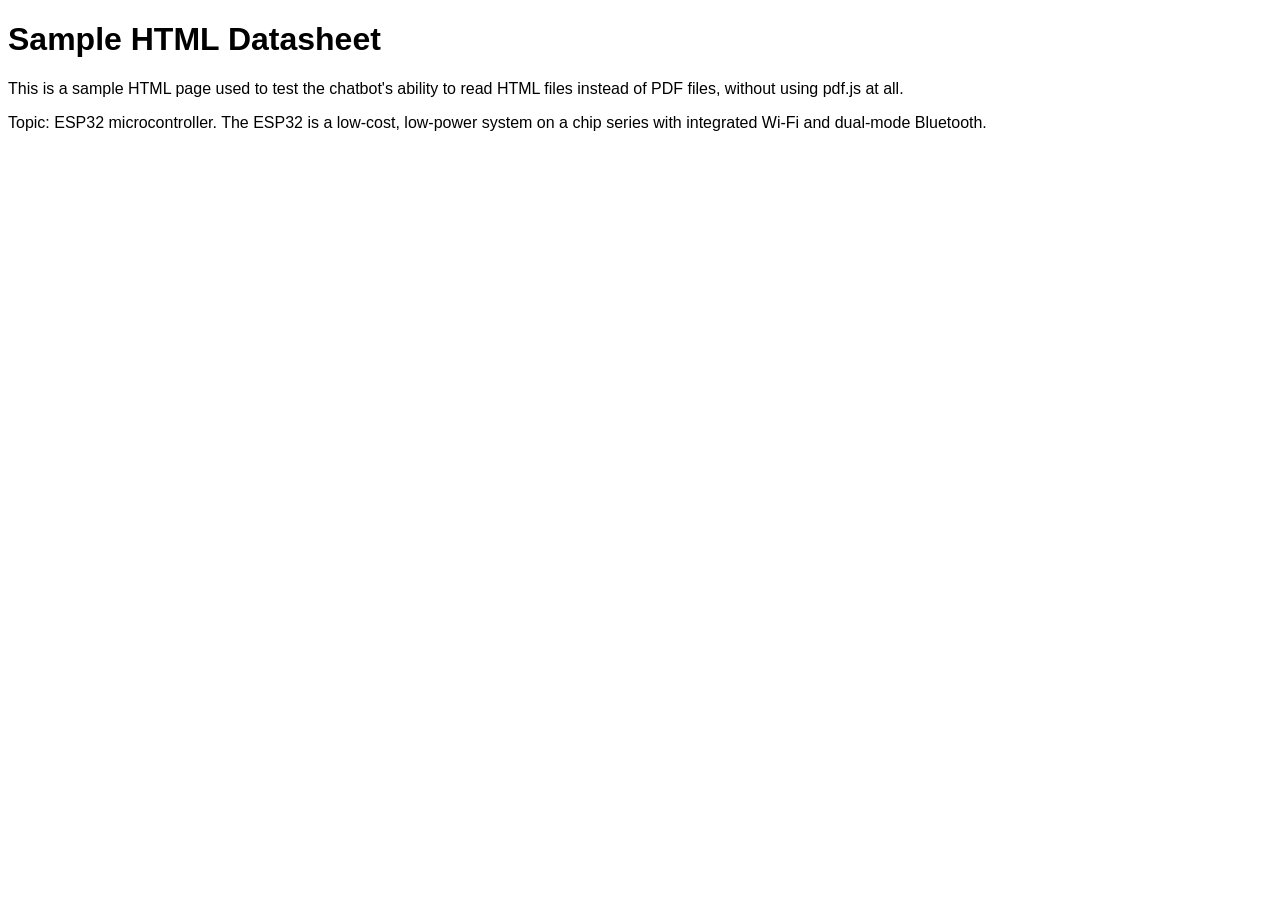
<file: assets/pdfs/sample-page.html>
<!DOCTYPE html>
<html lang="en">
<head><meta charset="UTF-8"><title>Sample HTML Datasheet</title>
<style>body{font-family:sans-serif}</style>
<script>console.log('should be stripped');</script>
</head>
<body>
  <h1>Sample HTML Datasheet</h1>
  <p>This is a sample HTML page used to test the chatbot's ability to read
  HTML files instead of PDF files, without using pdf.js at all.</p>
  <p>Topic: ESP32 microcontroller. The ESP32 is a low-cost, low-power
  system on a chip series with integrated Wi-Fi and dual-mode Bluetooth.</p>
</body>
</html>
</file>
